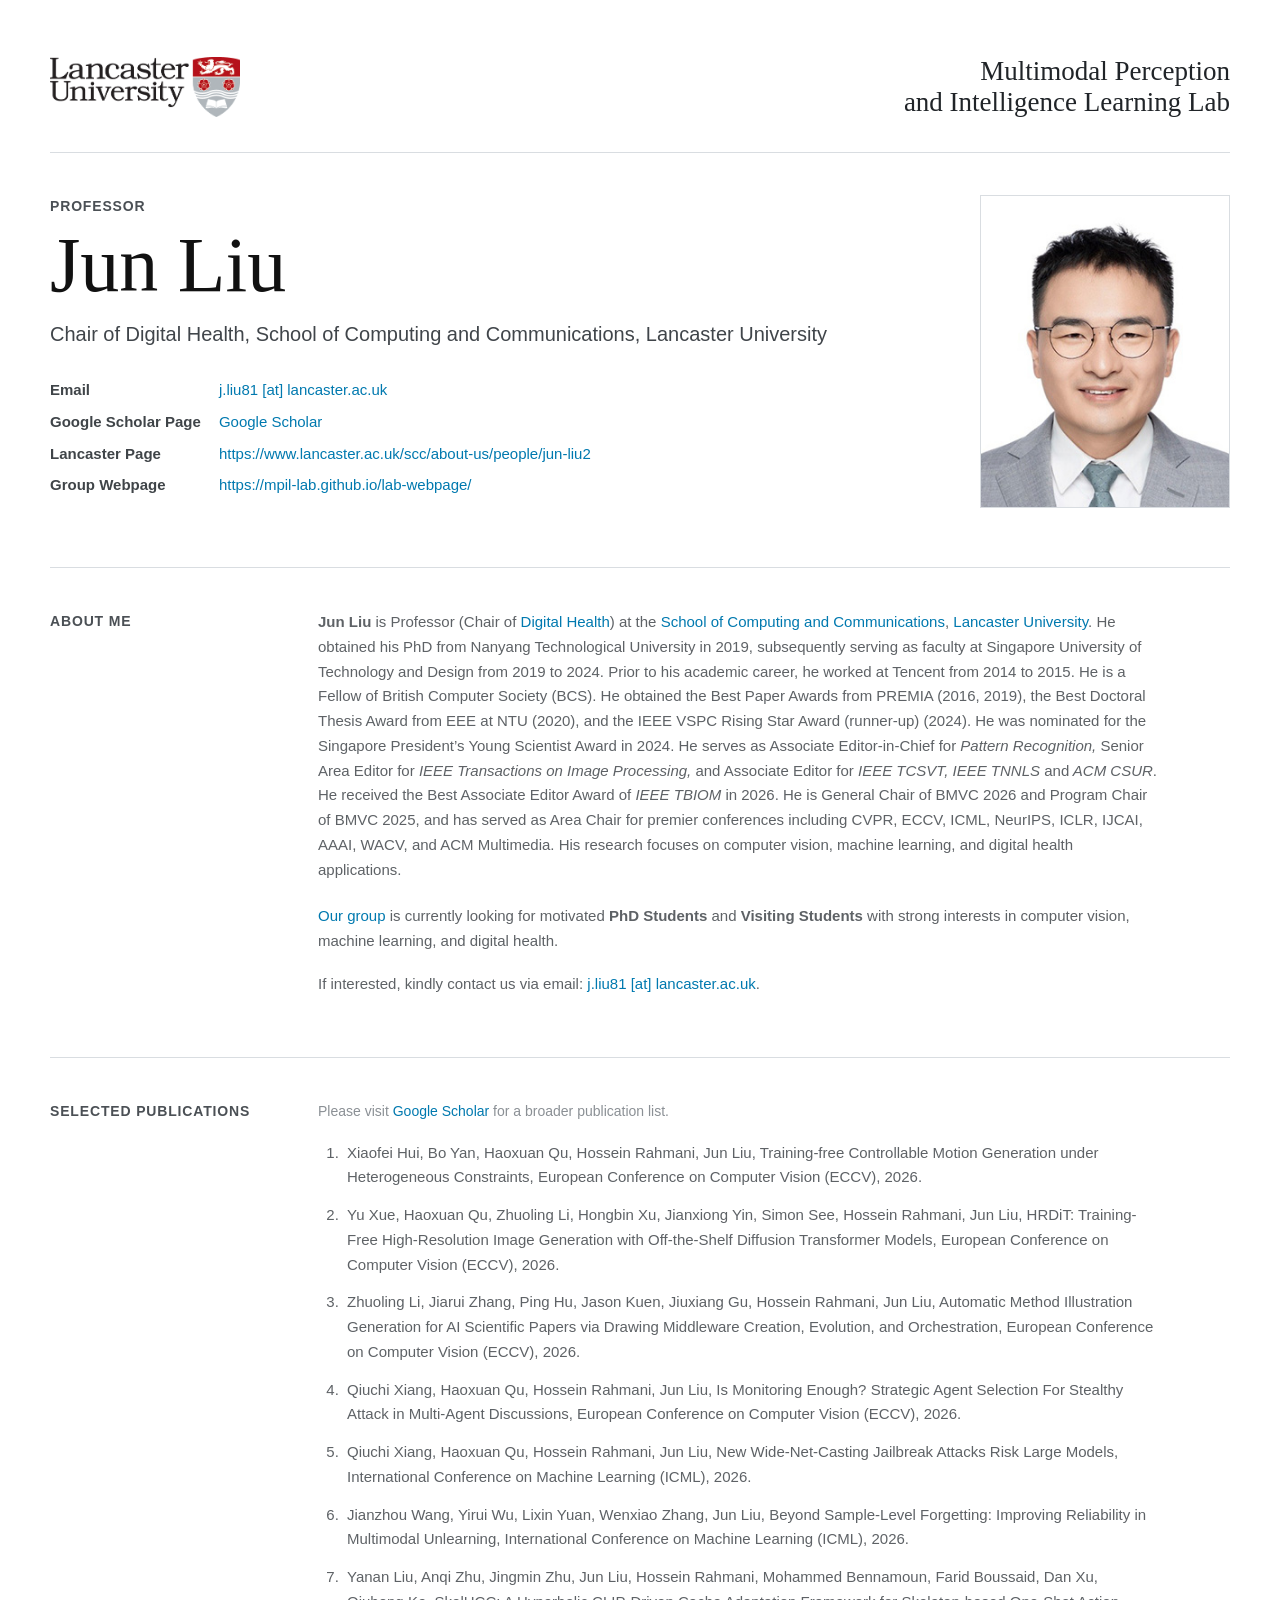
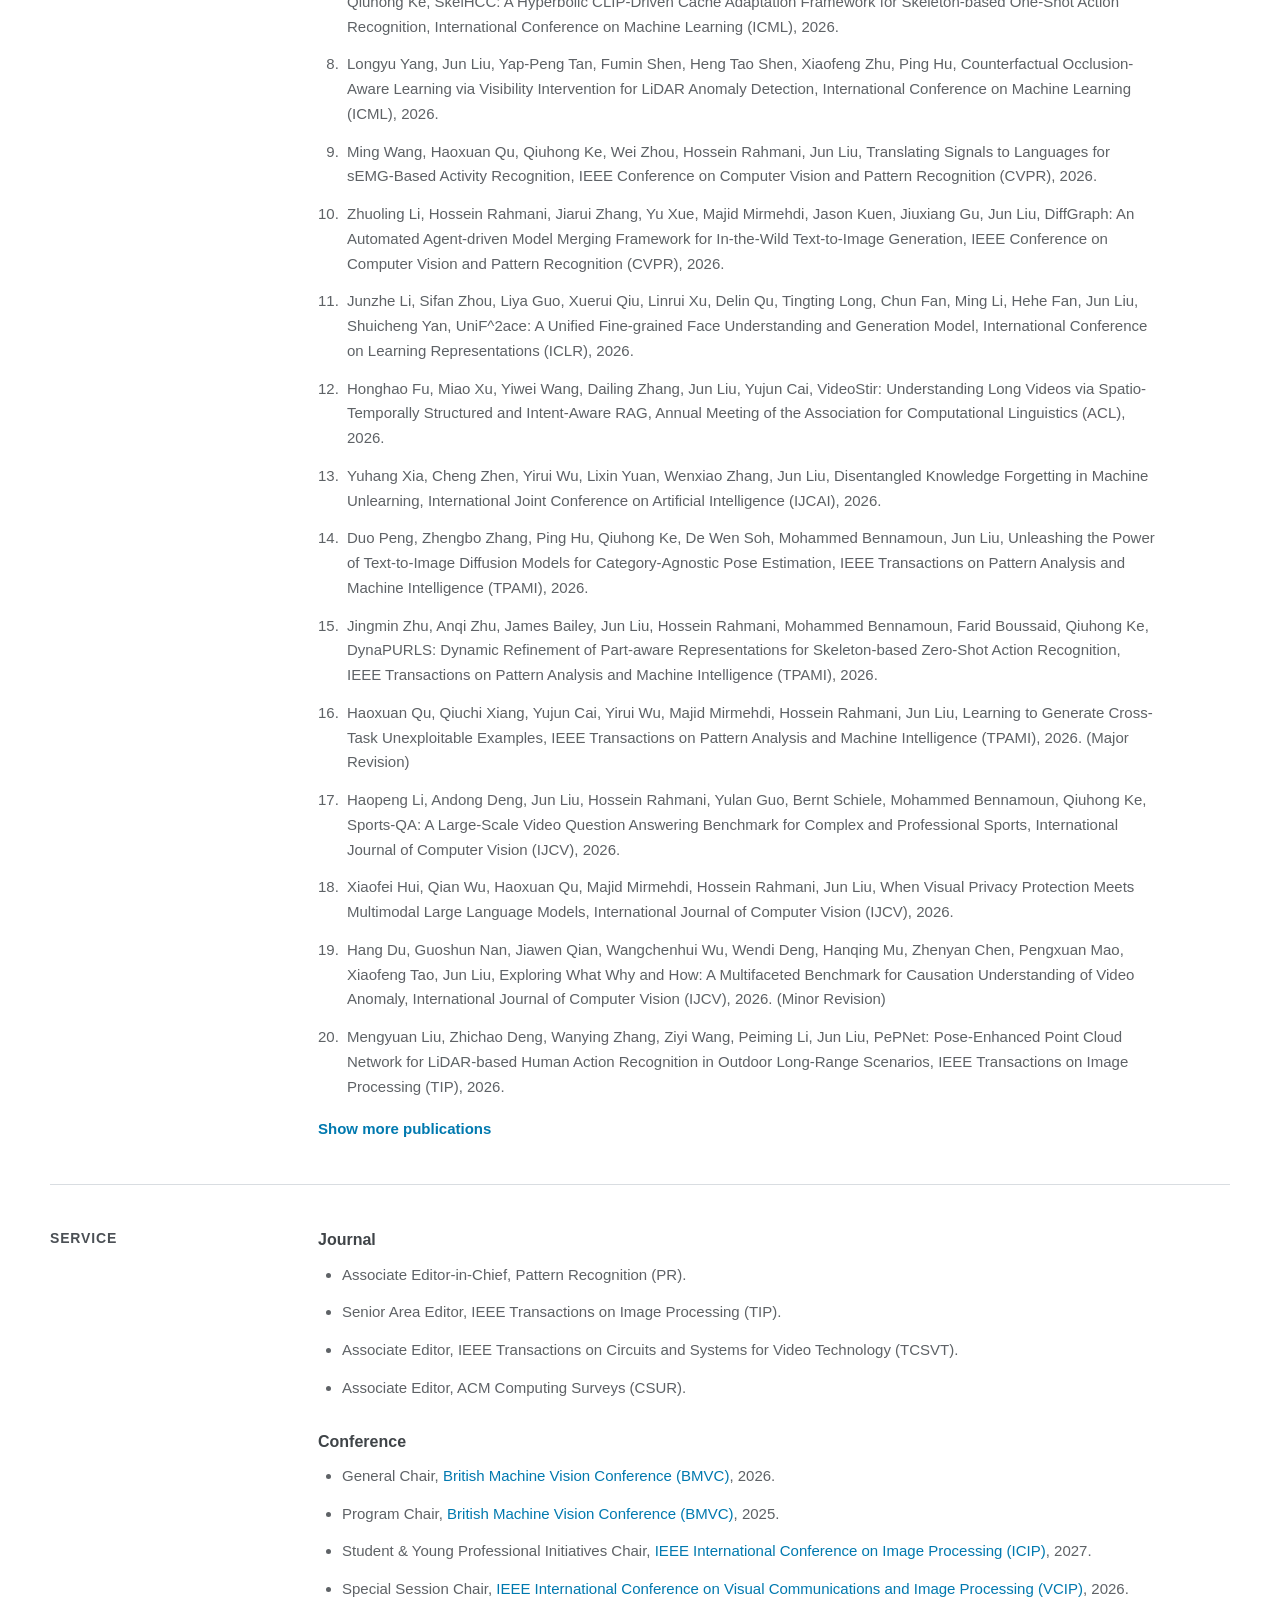
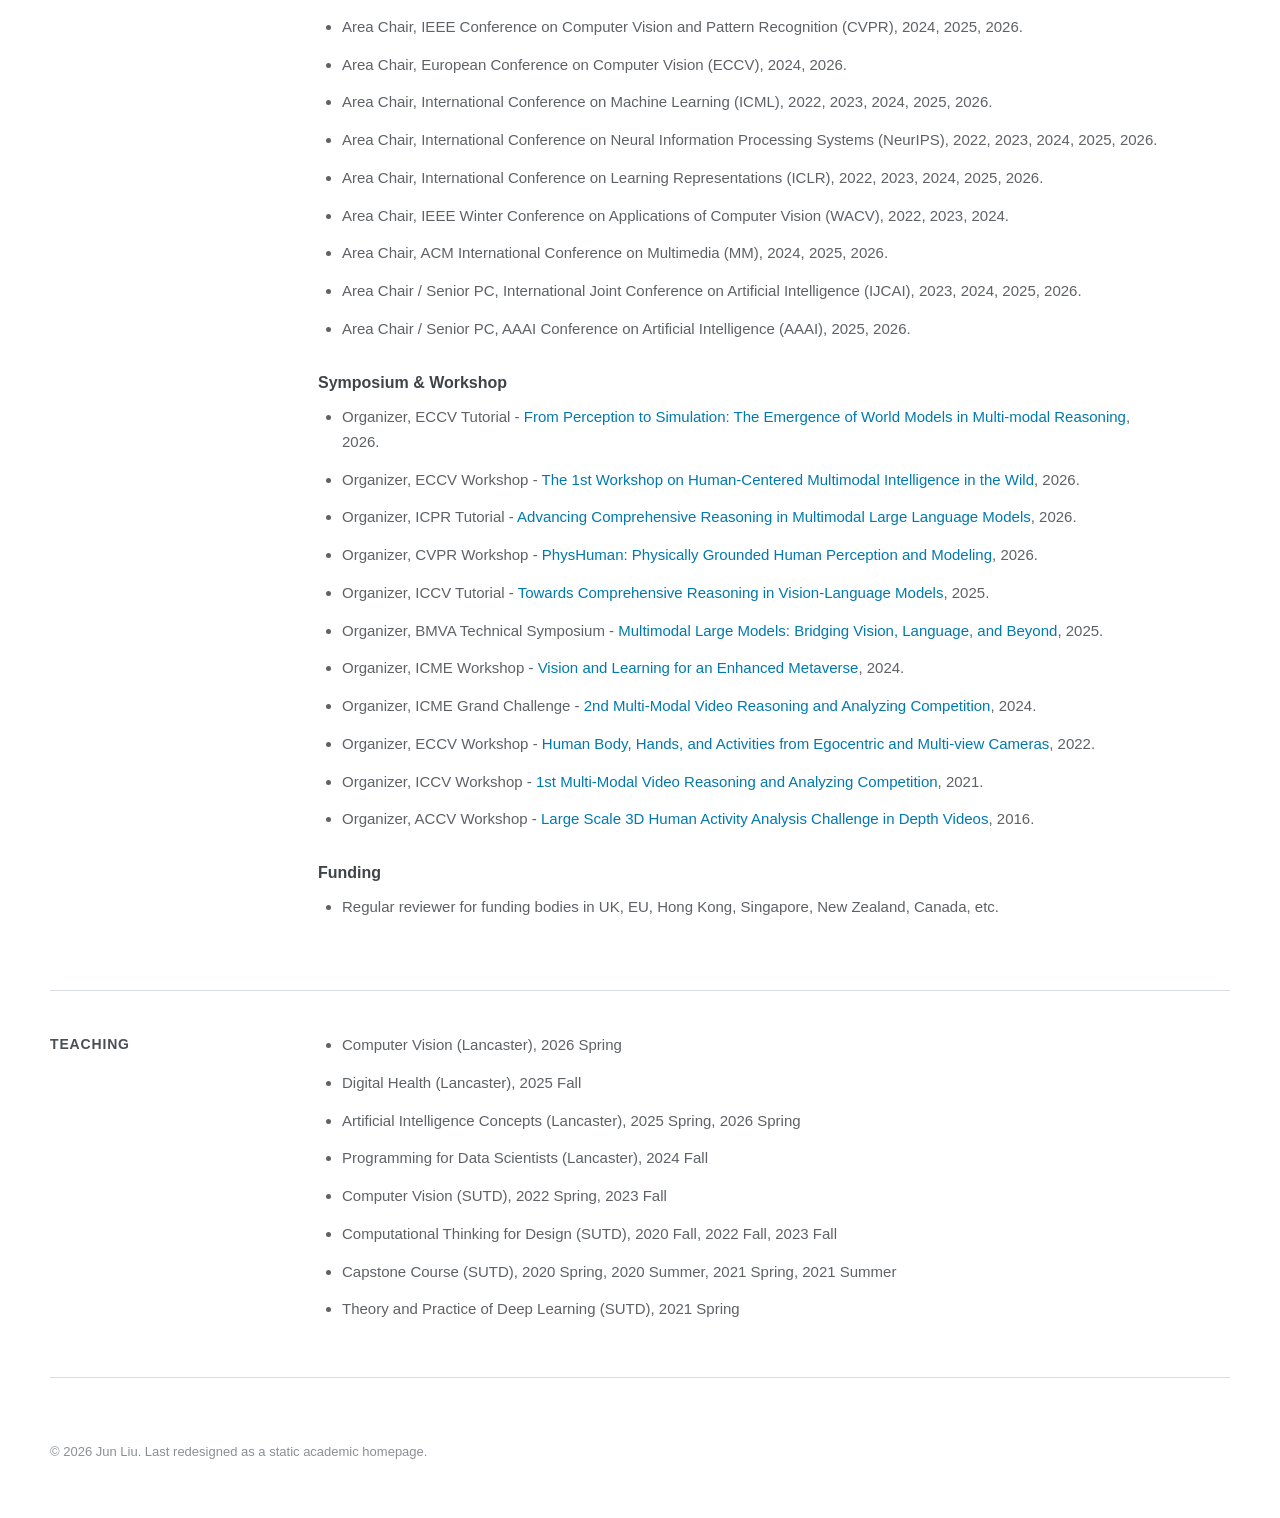
<file: pi/index.html>
<!DOCTYPE html>
<html lang="en">
<head>
  <meta charset="utf-8">
  <meta name="viewport" content="width=device-width, initial-scale=1">
  <meta name="description" content="Jun Liu, Professor and Chair of Digital Health at Lancaster University.">
  <title>Jun Liu</title>
  <link rel="stylesheet" href="../assets/pi/main.css">
</head>
<body>
  <header class="site-header">
    <a class="brand" href="https://www.lancaster.ac.uk/" aria-label="Lancaster University">
      <img src="../assets/pi/lancaster-logo.png" alt="Lancaster University">
    </a>
    <a class="header-title" href="https://mpil-lab.github.io/lab-webpage/">Multimodal Perception<br>and Intelligence Learning Lab</a>
    <!--
    <nav class="site-nav" aria-label="Primary navigation">
      <a href="#about">About</a>
      <a href="#news">News</a>
      <a href="#publications">Selected Publications</a>
      <a href="#service">Service</a>
      <a href="#teaching">Teaching</a>
    </nav>
    -->
  </header>

  <main class="page">
    <section class="hero" aria-labelledby="page-title">
      <div>
        <p class="kicker">Professor</p>
        <h1 id="page-title">Jun Liu</h1>
        <p class="subtitle">Chair of Digital Health, School of Computing and Communications, Lancaster University</p>
        <dl class="contact-grid" aria-label="Contact information">
          <dt>Email</dt>
          <dd><a href="mailto:j.liu81@lancaster.ac.uk">j.liu81 [at] lancaster.ac.uk</a></dd>
          <dt>Google Scholar Page</dt>
          <dd><a href="https://scholar.google.com/citations?user=Q5Ild8UAAAAJ">Google Scholar</a></dd>
          <dt>Lancaster Page</dt>
          <dd><a href="https://www.lancaster.ac.uk/scc/about-us/people/jun-liu2">https://www.lancaster.ac.uk/scc/about-us/people/jun-liu2</a></dd>
          <dt>Group Webpage</dt>
          <dd><a href="https://mpil-lab.github.io/lab-webpage/">https://mpil-lab.github.io/lab-webpage/</a></dd>
        </dl>
      </div>
      <div class="portrait-wrap">
        <img class="portrait" src="../assets/pi/jun-liu.jpg" alt="Jun Liu">
      </div>
    </section>

    <section class="page-section" id="about" aria-labelledby="about-title">
      <div>
        <p class="section-label" id="about-title">About me</p>
      </div>
      <div class="section-body">
        <p class="whitespace-normal break-words"><strong>Jun Liu</strong> is Professor (Chair of <a href="https://www.lancaster.ac.uk/scc/research/data/digital-health/">Digital Health</a>) at the <a href="https://www.lancaster.ac.uk/scc/">School of Computing and Communications</a>, <a href="https://www.lancaster.ac.uk/">Lancaster University</a>. He obtained his PhD from Nanyang Technological University in 2019, subsequently serving as faculty at Singapore University of Technology and Design from 2019 to 2024. Prior to his academic career, he worked at Tencent from 2014 to 2015. He is a Fellow of British Computer Society (BCS). He obtained the Best Paper Awards from PREMIA (2016, 2019), the Best Doctoral Thesis Award from EEE at NTU (2020), and the IEEE VSPC Rising Star Award (runner-up) (2024). He was nominated for the Singapore President&#8217;s Young Scientist Award in 2024. He serves as Associate Editor-in-Chief for <em>Pattern Recognition, </em>Senior Area Editor for <em>IEEE Transactions on Image Processing,</em> and Associate Editor for <em>IEEE TCSVT,</em> <em>IEEE TNNLS </em>and<em> ACM CSUR</em>. He received the Best Associate Editor Award of <em>IEEE TBIOM</em> in 2026. He is General Chair of BMVC 2026 and Program Chair of BMVC 2025, and has served as Area Chair for premier conferences including CVPR, ECCV, ICML, NeurIPS, ICLR, IJCAI, AAAI, WACV, and ACM Multimedia. His research focuses on computer vision, machine learning, and digital health applications.</p>
        <div class="about-hiring">
          <p><a href="https://mpil-lab.github.io/lab-webpage/">Our group</a> is currently looking for motivated <strong>PhD Students</strong> and <strong>Visiting Students</strong> with strong interests in computer vision, machine learning, and digital health.</p>
          <p>If interested, kindly contact us via email: <a href="mailto:j.liu81@lancaster.ac.uk">j.liu81 [at] lancaster.ac.uk</a>.</p>
        </div>
      </div>
    </section>

    <!--
    <section class="page-section" id="news" aria-labelledby="news-title">
      <div>
        <p class="section-label" id="news-title">News</p>
      </div>
      <div class="section-body">
        <ul class="news-list">
          <li><strong>[2027]</strong> Will serve as Student &amp; Young Professional Initiatives Chair for IEEE ICIP 2027.</li>
          <li><strong>[2026]</strong> General Chair of BMVC 2026.</li>
          <li><strong>[2026]</strong> Special Session Chair for IEEE VCIP 2026.</li>
          <li><strong>[2026]</strong> Organizer for the ECCV Workshop on Human-Centered Multimodal Intelligence in the Wild, ICPR Tutorial on Comprehensive Reasoning in Multimodal Large Language Models, and CVPR Workshop on Physically Grounded Human Perception and Modeling.</li>
          <li><strong>[2026]</strong> Recent papers accepted or listed at ECCV, ICML, CVPR, ICLR, ACL, IJCAI, TPAMI, IJCV, TIP, and ACM CSUR.</li>
          <li><strong>[2026]</strong> Area Chair for CVPR, ECCV, ICML, NeurIPS, ICLR, ACM Multimedia, IJCAI, and AAAI.</li>
          <li><strong>[2025]</strong> Program Chair of BMVC 2025.</li>
          <li><strong>[2025]</strong> Organizer for the ICCV Tutorial on Vision-Language Model reasoning and the BMVA Technical Symposium on Multimodal Large Models.</li>
          <li><strong>[2025]</strong> Recent papers accepted or listed at NeurIPS, ICCV, CVPR, ICML, ICLR, AAAI, IJCAI, EMNLP, TPAMI, IJCV, TIP, TIFS, TVCG, and ACM CSUR.</li>
        </ul>
      </div>
    </section>
    -->

    <section class="page-section" id="publications" aria-labelledby="publications-title">
      <div>
        <p class="section-label" id="publications-title">Selected Publications</p>
      </div>
      <div class="section-body">
        <p class="publication-note">Please visit <a href="https://scholar.google.com/citations?user=Q5Ild8UAAAAJ">Google Scholar</a> for a broader publication list.</p>
        <ol class="publication-list">
            <li class="publication-item">Xiaofei Hui, Bo Yan, Haoxuan Qu, Hossein Rahmani, Jun Liu, Training-free Controllable Motion Generation under Heterogeneous Constraints, European Conference on Computer Vision (ECCV), 2026.</li>
            <li class="publication-item">Yu Xue, Haoxuan Qu, Zhuoling Li, Hongbin Xu, Jianxiong Yin, Simon See, Hossein Rahmani, Jun Liu, HRDiT: Training-Free High-Resolution Image Generation with Off-the-Shelf Diffusion Transformer Models, European Conference on Computer Vision (ECCV), 2026.</li>
            <li class="publication-item">Zhuoling Li, Jiarui Zhang, Ping Hu, Jason Kuen, Jiuxiang Gu, Hossein Rahmani, Jun Liu, Automatic Method Illustration Generation for AI Scientific Papers via Drawing Middleware Creation, Evolution, and Orchestration, European Conference on Computer Vision (ECCV), 2026.</li>
            <li class="publication-item">Qiuchi Xiang, Haoxuan Qu, Hossein Rahmani, Jun Liu, Is Monitoring Enough? Strategic Agent Selection For Stealthy Attack in Multi-Agent Discussions, European Conference on Computer Vision (ECCV), 2026.</li>
            <li class="publication-item">Qiuchi Xiang, Haoxuan Qu, Hossein Rahmani, Jun Liu, New Wide-Net-Casting Jailbreak Attacks Risk Large Models, International Conference on Machine Learning (ICML), 2026.</li>
            <li class="publication-item">Jianzhou Wang, Yirui Wu, Lixin Yuan, Wenxiao Zhang, Jun Liu, Beyond Sample-Level Forgetting: Improving Reliability in Multimodal Unlearning, International Conference on Machine Learning (ICML), 2026.</li>
            <li class="publication-item">Yanan Liu, Anqi Zhu, Jingmin Zhu, Jun Liu, Hossein Rahmani, Mohammed Bennamoun, Farid Boussaid, Dan Xu, Qiuhong Ke, SkelHCC: A Hyperbolic CLIP-Driven Cache Adaptation Framework for Skeleton-based One-Shot Action Recognition, International Conference on Machine Learning (ICML), 2026.</li>
            <li class="publication-item">Longyu Yang, Jun Liu, Yap-Peng Tan, Fumin Shen, Heng Tao Shen, Xiaofeng Zhu, Ping Hu, Counterfactual Occlusion-Aware Learning via Visibility Intervention for LiDAR Anomaly Detection, International Conference on Machine Learning (ICML), 2026.</li>
            <li class="publication-item">Ming Wang, Haoxuan Qu, Qiuhong Ke, Wei Zhou, Hossein Rahmani, Jun Liu, Translating Signals to Languages for sEMG-Based Activity Recognition, IEEE Conference on Computer Vision and Pattern Recognition (CVPR), 2026.</li>
            <li class="publication-item">Zhuoling Li, Hossein Rahmani, Jiarui Zhang, Yu Xue, Majid Mirmehdi, Jason Kuen, Jiuxiang Gu, Jun Liu, DiffGraph: An Automated Agent-driven Model Merging Framework for In-the-Wild Text-to-Image Generation, IEEE Conference on Computer Vision and Pattern Recognition (CVPR), 2026.</li>
            <li class="publication-item">Junzhe Li, Sifan Zhou, Liya Guo, Xuerui Qiu, Linrui Xu, Delin Qu, Tingting Long, Chun Fan, Ming Li, Hehe Fan, Jun Liu, Shuicheng Yan, UniF^2ace: A Unified Fine-grained Face Understanding and Generation Model, International Conference on Learning Representations (ICLR), 2026.</li>
            <li class="publication-item">Honghao Fu, Miao Xu, Yiwei Wang, Dailing Zhang, Jun Liu, Yujun Cai, VideoStir: Understanding Long Videos via Spatio-Temporally Structured and Intent-Aware RAG, Annual Meeting of the Association for Computational Linguistics (ACL), 2026.</li>
            <li class="publication-item">Yuhang Xia, Cheng Zhen, Yirui Wu, Lixin Yuan, Wenxiao Zhang, Jun Liu, Disentangled Knowledge Forgetting in Machine Unlearning, International Joint Conference on Artificial Intelligence (IJCAI), 2026.</li>
            <li class="publication-item">Duo Peng, Zhengbo Zhang, Ping Hu, Qiuhong Ke, De Wen Soh, Mohammed Bennamoun, Jun Liu, Unleashing the Power of Text-to-Image Diffusion Models for Category-Agnostic Pose Estimation, IEEE Transactions on Pattern Analysis and Machine Intelligence (TPAMI), 2026.</li>
            <li class="publication-item">Jingmin Zhu, Anqi Zhu, James Bailey, Jun Liu, Hossein Rahmani, Mohammed Bennamoun, Farid Boussaid, Qiuhong Ke, DynaPURLS: Dynamic Refinement of Part-aware Representations for Skeleton-based Zero-Shot Action Recognition, IEEE Transactions on Pattern Analysis and Machine Intelligence (TPAMI), 2026.</li>
            <li class="publication-item">Haoxuan Qu, Qiuchi Xiang, Yujun Cai, Yirui Wu, Majid Mirmehdi, Hossein Rahmani, Jun Liu, Learning to Generate Cross-Task Unexploitable Examples, IEEE Transactions on Pattern Analysis and Machine Intelligence (TPAMI), 2026. (Major Revision)</li>
            <li class="publication-item">Haopeng Li, Andong Deng, Jun Liu, Hossein Rahmani, Yulan Guo, Bernt Schiele, Mohammed Bennamoun, Qiuhong Ke, Sports-QA: A Large-Scale Video Question Answering Benchmark for Complex and Professional Sports, International Journal of Computer Vision (IJCV), 2026.</li>
            <li class="publication-item">Xiaofei Hui, Qian Wu, Haoxuan Qu, Majid Mirmehdi, Hossein Rahmani, Jun Liu, When Visual Privacy Protection Meets Multimodal Large Language Models, International Journal of Computer Vision (IJCV), 2026.</li>
            <li class="publication-item">Hang Du, Guoshun Nan, Jiawen Qian, Wangchenhui Wu, Wendi Deng, Hanqing Mu, Zhenyan Chen, Pengxuan Mao, Xiaofeng Tao, Jun Liu, Exploring What Why and How: A Multifaceted Benchmark for Causation Understanding of Video Anomaly, International Journal of Computer Vision (IJCV), 2026. (Minor Revision)</li>
            <li class="publication-item">Mengyuan Liu, Zhichao Deng, Wanying Zhang, Ziyi Wang, Peiming Li, Jun Liu, PePNet: Pose-Enhanced Point Cloud Network for LiDAR-based Human Action Recognition in Outdoor Long-Range Scenarios, IEEE Transactions on Image Processing (TIP), 2026.</li>
        </ol>
        <details>
          <summary>Show more publications</summary>
          <ol class="publication-list" start="21">
            <li class="publication-item">Weide Liu, Wei Zhou, Jun Liu, Ping Hu, Jun Cheng, Jungong Han, Weisi Lin, Modality-Aware Feature Matching in Visual and Vision-Language Applications: A Comprehensive Survey, ACM Computing Surveys (CSUR), 2026.</li>
            <li class="publication-item">Jingmin Zhu, Anqi Zhu, Hossein Rahmani, Jun Liu, Mohammed Bennamoun, Qiuhong Ke, Boosting Skeleton-based Zero-Shot Action Recognition with Training-Free Test-Time Adaptation, Annual Conference on Neural Information Processing Systems (NeurIPS), 2025.</li>
            <li class="publication-item">Yi Zhang, Yushen Long, Liping Huang, Yun Ni, Xiaohong Wang, Jun Liu, Hierarchical Optimization via LLM-Guided Objective Evolution for Mobility-on-Demand Systems, Annual Conference on Neural Information Processing Systems (NeurIPS), 2025.</li>
            <li class="publication-item">Xiaofei Hui, Haoxuan Qu, Ping Hu, Hossein Rahmani, Jun Liu, Boundary Probing for Input Privacy Protection When Using LMM Services, International Conference on Computer Vision (ICCV), 2025.</li>
            <li class="publication-item">Zhuoling Li, Haoxuan Qu, Jason Kuen, Jiuxiang Gu, Qiuhong Ke, Jun Liu, Hossein Rahmani, DiffIP: Representation Fingerprints for Robust IP Protection of Diffusion Models, International Conference on Computer Vision (ICCV), 2025.</li>
            <li class="publication-item">Zhengbo Zhang, Lin Geng Foo, Hossein Rahmani, Jun Liu, De Wen Soh, Performing Defocus Deblurring by Modeling its Formation Process, International Conference on Computer Vision (ICCV), 2025.</li>
            <li class="publication-item">Ziyi Wang, Peiming Li, Hong Liu, Zhichao Deng, Can Wang, Jun Liu, Junsong Yuan, Mengyuan Liu, Recognizing Actions from Robotic View for Natural Human-Robot Interaction, International Conference on Computer Vision (ICCV), 2025.</li>
            <li class="publication-item">Xiaofei Hui, Haoxuan Qu, Hossein Rahmani, Jun Liu, An Image-like Diffusion Method for Human-Object Interaction Detection, IEEE Conference on Computer Vision and Pattern Recognition (CVPR), 2025.</li>
            <li class="publication-item">Zhuoling Li, Hossein Rahmani, Qiuhong Ke, Jun Liu, LongDiff: Training-Free Long Video Generation in One Go, IEEE Conference on Computer Vision and Pattern Recognition (CVPR), 2025.</li>
            <li class="publication-item">Lanyun Zhu, Tianrun Chen, Qianxiong Xu, Xuanyi Liu, Deyi Ji, Haiyang Wu, De Wen Soh, Jun Liu, POPEN: Preference-Based Optimization and Ensemble for LVLM-Based Reasoning Segmentation, IEEE Conference on Computer Vision and Pattern Recognition (CVPR), 2025.</li>
            <li class="publication-item">Shuyang Hao, Bryan Hooi, Jun Liu, Kai-Wei Chang, Zi Huang, Yujun Cai, Exploring Visual Vulnerabilities via Multi-Loss Adversarial Search for Jailbreaking Vision-Language Models, IEEE Conference on Computer Vision and Pattern Recognition (CVPR), 2025.</li>
            <li class="publication-item">Longyu Yang, Ping Hu, Shangbo Yuan, Lu Zhang, Jun Liu, Heng Tao Shen, Xiaofeng Zhu, Towards Explicit Geometry-Reflectance Collaboration for Generalized LiDAR Segmentation in Adverse Weather, IEEE Conference on Computer Vision and Pattern Recognition (CVPR), 2025. (Oral Paper)</li>
            <li class="publication-item">Yanlong Xu, Haoxuan Qu, Jun Liu, Wenxiao Zhang, Xun Yang, CMMLoc: Advancing Text-to-Point Cloud Localization with Cauchy-Mixture-Model Based Framework, IEEE Conference on Computer Vision and Pattern Recognition (CVPR), 2025.</li>
            <li class="publication-item">Lixin Yuan, Yirui Wu, Wenxiao Zhang, Minglei yuan, Jun Liu, Stray Intrusive Outliers-Based Feature Selection on Intra-Class Asymmetric Instance Distribution or Multiple High-Density Clusters, International Conference on Machine Learning (ICML), 2025.</li>
            <li class="publication-item">Lanyun Zhu, Deyi Ji, Tianrun Chen, Haiyang Wu, De Wen Soh, Jun Liu, CPCF: A Cross-Prompt Contrastive Framework for Referring Multimodal Large Language Models, International Conference on Machine Learning (ICML), 2025.</li>
            <li class="publication-item">Shuyi Jiang, Qihao Zhao, Hossein Rahmani, De Wen Soh, Jun Liu, Na Zhao, GaussianBlock: Building Part-Aware Compositional and Editable 3D Scene by Primitives and Gaussians, International Conference on Learning Representations (ICLR), 2025.</li>
            <li class="publication-item">Xiao-Li Wang, Anqi Huang, Yongli Wang, Guanzhou Ke, Xiaobin Hong, Jun Liu, Global-Semantic Alignment Distillation for Partial Multi-view Classification, AAAI Conference on Artificial Intelligence (AAAI), 2025.</li>
            <li class="publication-item">Yirui Wu, Yuhang Xia, Hao Li, Lixin Yuan, Junyang Chen, Jun Liu, Tong Lu, Shaohua Wan, Deconfound Semantic Shift and Incompleteness in Incremental Few-shot Semantic Segmentation, AAAI Conference on Artificial Intelligence (AAAI), 2025.</li>
            <li class="publication-item">Shuanglin Yan, Jun Liu, Neng Dong, Liyan Zhang, Jinhui Tang, Cross-modal Collaborative Representation Learning for Text-to-Image Person Retrieval, International Joint Conference on Artificial Intelligence (IJCAI), 2025.</li>
            <li class="publication-item">Jianzhou Wang, Yirui Wu, Lixin Yuan, Wenxiao Zhang, Jun Liu, Junyang Chen, Huan Wang, Wenhai Wang, Diffuse&amp;Refine: Intrinsic Knowledge Generation and Aggregation for Incremental Object Detection, International Joint Conference on Artificial Intelligence (IJCAI), 2025.</li>
            <li class="publication-item">Shuyang Hao, Yiwei Wang, Bryan Hooi, Jun Liu, Muhao Chen, Zi Huang, Yujun Cai, Making Every Step Effective: Jailbreaking Large Vision-Language Models Through Hierarchical KV Equalization, Findings of Empirical Methods in Natural Language Processing (EMNLP), 2025.</li>
            <li class="publication-item">Lanyun Zhu, Tianrun Chen, Jianxiong Yin, Simon See, De Wen Soh, Jun Liu, Replay Master: Automatic Sample Selection and Effective Memory Utilization for Continual Semantic Segmentation, IEEE Transactions on Pattern Analysis and Machine Intelligence (TPAMI), 2025.</li>
            <li class="publication-item">Duo Peng, Qiuhong Ke, Mark He Huang, Ping Hu, Jun Liu, Unified Prompt Attack Against Text-to-Image Generation Models, IEEE Transactions on Pattern Analysis and Machine Intelligence (TPAMI), 2025.</li>
            <li class="publication-item">Lanyun Zhu, Tianrun Chen, Deyi Ji, Peng Xu, Jieping Ye, Jun Liu, LLaFS++: Few-Shot Image Segmentation with Large Language Models, IEEE Transactions on Pattern Analysis and Machine Intelligence (TPAMI), 2025.</li>
            <li class="publication-item">Chenyang Qiu, Guoshun Nan, Hongrui Xia, Mingwei Wang, Zheng Weng, Xueting Wang, Meng Shen, Xiaofeng Tao, Jun Liu, Disentangled Dynamic Intrusion Detection, IEEE Transactions on Pattern Analysis and Machine Intelligence (TPAMI), 2025.</li>
            <li class="publication-item">Xiaorui Sun, Jun Liu, Heng Tao Shen, Xiaofeng Zhu, Ping Hu, On Efficient Variants of Segment Anything Model: A Survey, International Journal of Computer Vision (IJCV), 2025.</li>
            <li class="publication-item">Lanyun Zhu, Tianrun Chen, Deyi Ji, Jieping Ye, Jun Liu, Not Every Patch is Needed: Towards a More Efficient and Effective Backbone for Video-based Person Re-identification, IEEE Transactions on Image Processing (TIP), 2025.</li>
            <li class="publication-item">Mingqi Lu, Xiaobo Lu, Jun Liu, Momentum Contrastive Teacher for Semi-Supervised Skeleton Action Recognition, IEEE Transactions on Image Processing (TIP), 2025.</li>
            <li class="publication-item">Jun Wan, Min Gan, Lefei Zhang, Jie Zhou, Jun Liu, Bo Du, C. L. Philip Chen, Fine-Grained Image Captioning by Ranking Diffusion Transformer, IEEE Transactions on Image Processing (TIP), 2025.</li>
            <li class="publication-item">Ziyuan Luo, Jun Liu, Haoliang Li, Anderson Rocha, Renjie Wan, MantleMark: Migrating Watermarks from Multi-View Images to Radiance Fields via Frequency Modulation, IEEE Transactions on Information Forensics and Security (TIFS), 2025.</li>
            <li class="publication-item">Wenxiao Zhang, Hossein Rahmani, Jun Liu, Unpaired 3D Shape-to-Shape Translation via Gradient-Guided Triplane Diffusion, IEEE Transactions on Visualization and Computer Graphics (TVCG), 2025.</li>
            <li class="publication-item">Lin Geng Foo, Hossein Rahmani, Jun Liu, AI-Generated Content (AIGC) for Various Data Modalities: A Survey, ACM Computing Surveys (CSUR), 2025.</li>
            <li class="publication-item">Lili Wei, Congyan Lang, Ziyi Chen, Tao Wang, Yidong Li, Jun Liu, Generated and Pseudo Content guided Prototype Refinement for Few-shot Point Cloud Segmentation, Annual Conference on Neural Information Processing Systems (NeurIPS), 2024. (Spotlight Paper)</li>
            <li class="publication-item">Haoxuan Qu, Zhuoling Li, Hossein Rahmani, Yujun Cai, Jun Liu, DisC-GS: Discontinuity-aware Gaussian Splatting, Annual Conference on Neural Information Processing Systems (NeurIPS), 2024.</li>
            <li class="publication-item">Duo Peng, Zhengbo Zhang, Ping Hu, Qiuhong Ke, David Yau, Jun Liu, Harnessing Text-to-Image Diffusion Models for Category-Agnostic Pose Estimation, European Conference on Computer Vision (ECCV), 2024. (Oral Paper)</li>
            <li class="publication-item">Pengfei Wang, Xiaofei Hui, Jing Wu, Zile Yang, Kian Eng Ong, Xinge Zhao, Beijia Lu, Dezhao Huang, Evan Ling, Weiling Chen, Keng Teck Ma, Minhoe Hur, Jun Liu, SemTrack: A Large-scale Dataset for Semantic Tracking in the Wild, European Conference on Computer Vision (ECCV), 2024.</li>
            <li class="publication-item">Zhengbo Zhang, Li Xu, Duo Peng, Hossein Rahmani, Jun Liu, Diff-Tracker: Text-to-Image Diffusion Models are Unsupervised Trackers, European Conference on Computer Vision (ECCV), 2024.</li>
            <li class="publication-item">Qichen Zheng, Yi Yu, Siyuan Yang, Jun Liu, Kwok-Yan Lam, Alex Kot, Towards Physical World Backdoor Attacks against Skeleton Action Recognition, European Conference on Computer Vision (ECCV), 2024.</li>
            <li class="publication-item">Mark He Huang, Lin Geng Foo, Jun Liu, Learning to Unlearn for Robust Machine Unlearning, European Conference on Computer Vision (ECCV), 2024.</li>
            <li class="publication-item">Qihao Zhao, Yalun Dai, Shen Lin, Wei Hu, Fan Zhang, Jun Liu, LTRL: Boosting Long-tail Recognition via Reflective Learning, European Conference on Computer Vision (ECCV), 2024. (Oral Paper)</li>
            <li class="publication-item">Xiaofei Hui, Qian Wu, Hossein Rahmani, Jun Liu, Class-Agnostic Object Counting with Text-to-Image Diffusion Model, European Conference on Computer Vision (ECCV), 2024.</li>
            <li class="publication-item">Duo Peng, Qiuhong Ke, Jun Liu, UPAM: Unified Prompt Attack in Text-to-Image Generation Models Against Both Textual Filters and Visual Checkers, International Conference on Machine Learning (ICML), 2024.</li>
            <li class="publication-item">Li Xu, Haoxuan Qu, Yujun Cai, Jun Liu, 6D-Diff: A Keypoint Diffusion Framework for 6D Object Pose Estimation, IEEE Conference on Computer Vision and Pattern Recognition (CVPR), 2024.</li>
            <li class="publication-item">Lanyun Zhu, Tianrun Chen, Deyi Ji, Jieping Ye, Jun Liu, LLaFS: When Large-Language Models Meet Few-Shot Segmentation, IEEE Conference on Computer Vision and Pattern Recognition (CVPR), 2024.</li>
            <li class="publication-item">Lin Geng Foo, Tianjiao Li, Hossein Rahmani, Jun Liu, Action Detection via an Image Diffusion Process, IEEE Conference on Computer Vision and Pattern Recognition (CVPR), 2024.</li>
            <li class="publication-item">Jia Gong, Lin Geng Foo, Yixuan He, Hossein Rahmani, Jun Liu, LLMs are Good Sign Language Translators, IEEE Conference on Computer Vision and Pattern Recognition (CVPR), 2024.</li>
            <li class="publication-item">Lanyun Zhu, Tianrun Chen, Jianxiong Yin, Simon See, Jun Liu, Addressing Background Context Bias in Few-Shot Segmentation through Iterative Modulation, IEEE Conference on Computer Vision and Pattern Recognition (CVPR), 2024.</li>
            <li class="publication-item">Haoxuan Qu, Yujun Cai, Jun Liu, LLMs are Good Action Recognizers, IEEE Conference on Computer Vision and Pattern Recognition (CVPR), 2024.</li>
            <li class="publication-item">Qihao Zhao, Yalun Dai, Hao Li, Wei Hu, Fan Zhang, Jun Liu, LTGC: Long-tail Recognition via Leveraging LLMs-driven Generated Content, IEEE Conference on Computer Vision and Pattern Recognition (CVPR), 2024. (Oral Paper)</li>
            <li class="publication-item">Siyang Dai, Jun Liu, Ngai-Man Cheung, Referring Expression Counting, IEEE Conference on Computer Vision and Pattern Recognition (CVPR), 2024. (Highlight Paper)</li>
            <li class="publication-item">Zixuan Hu, Xiaotong Li, Shixiang Tang, Jun Liu, Yichun Hu, Lingyu Duan, LEAD: Exploring Logit Space Evolution for Model Selection, IEEE Conference on Computer Vision and Pattern Recognition (CVPR), 2024.</li>
            <li class="publication-item">Cong Wang, Jinshan Pan, Wei Wang, Gang Fu, Siyuan Liang, Mengzhu Wang, Xiao-Ming Wu, Jun Liu, Correlation Matching Transformation Transformers for UHD Image Restoration, AAAI Conference on Artificial Intelligence (AAAI), 2024.</li>
            <li class="publication-item">Siyuan Yang, Jun Liu, Shijian Lu, Er Meng Hwa, Yongjian Hu, Alex C. Kot, Self-Supervised 3D Action Representation Learning with Skeleton Cloud Colorization, IEEE Transactions on Pattern Analysis and Machine Intelligence (TPAMI), 2024.</li>
            <li class="publication-item">Siyuan Yang, Jun Liu, Shijian Lu, Er Meng Hwa, Alex C. Kot, One-Shot Action Recognition via Multi-Scale Spatial-Temporal Skeleton Matching, IEEE Transactions on Pattern Analysis and Machine Intelligence (TPAMI), 2024.</li>
            <li class="publication-item">Lei Wang, Jun Liu, Liang Zheng, Tom Gedeon, Piotr Koniusz, Meet JEANIE: a Similarity Measure for 3D Skeleton Sequences via Temporal-Viewpoint Alignment, International Journal of Computer Vision (IJCV), 2024.</li>
            <li class="publication-item">Yongxing Dai, Yifan Sun, Jun Liu, Zekun Tong, Ling-Yu Duan, Bridging the Source-to-target Gap for Cross-domain Person Re-Identification with Intermediate Domains, International Journal of Computer Vision (IJCV), 2024.</li>
            <li class="publication-item">Duo Peng, Qiuhong Ke, ArulMurugan Ambikapathi, Yasin Yazici, Yinjie Lei, Jun Liu, Unsupervised Domain Adaptation via Domain-Adaptive Diffusion, IEEE Transactions on Image Processing (TIP), 2024.</li>
            <li class="publication-item">Yang Liu, Dingkang Yang, Yan Wang, Jing Liu, Jun Liu, Azzedine Boukerche, Peng Sun, Liang Song, Generalized video anomaly event detection: Systematic taxonomy and comparison of deep models, ACM Computing Surveys (CSUR), 2024.</li>
            <li class="publication-item">Haoxuan Qu, Xiaofei Hui, Yujun Cai, Jun Liu, LMC: Large Model Collaboration with Cross-assessment for Training-Free Open-Set Object Recognition, Annual Conference on Neural Information Processing Systems (NeurIPS), 2023.</li>
            <li class="publication-item">Duo Peng, Li Xu, Qiuhong Ke, Ping Hu, Jun Liu, Joint Attribute and Model Generalization Learning for Privacy-Preserving Action Recognition, Annual Conference on Neural Information Processing Systems (NeurIPS), 2023.</li>
            <li class="publication-item">Lanyun Zhu, Tianrun Chen, Jianxiong Yin, Simon See, Jun Liu, Learning Gabor Texture Features for Fine-Grained Recognition, International Conference on Computer Vision (ICCV), 2023.</li>
            <li class="publication-item">Qihao Zhao, Chen Jiang, Wei Hu, Fan Zhang, Jun Liu, MDCS: More Diverse Experts with Consistency Self-distillation for Long-tailed Recognition, International Conference on Computer Vision (ICCV), 2023.</li>
            <li class="publication-item">Lin Geng Foo, Jia Gong, Hossein Rahmani, Jun Liu, Distribution-Aligned Diffusion for Human Mesh Recovery, International Conference on Computer Vision (ICCV), 2023.</li>
            <li class="publication-item">Kian Eng Ong, Xun Long Ng, Wenjie Ai, Yanchao Li, Kuangyi Zhao, Si Yong Yeo, Jun Liu, Chaotic World: A Large and Challenging Benchmark for Human Behavior Understanding in Chaotic Events, International Conference on Computer Vision (ICCV), 2023.</li>
            <li class="publication-item">Duo Peng, Ping Hu, Qiuhong Ke, Jun Liu, Diffusion-based Image Translation with Label Guidance for Domain Adaptive Semantic Segmentation, International Conference on Computer Vision (ICCV), 2023.</li>
            <li class="publication-item">Rui Li, Baopeng Zhang, Jun Liu, Wei Liu, Jian Zhao, Zhu Teng, Heterogeneous Diversity Driven Active Learning for Multi-object Tracking, International Conference on Computer Vision (ICCV), 2023.</li>
            <li class="publication-item">Ming Li, Xiangyu Xu, Hehe Fan, Pan Zhou, Jun Liu et al., STPrivacy: Spatio-Temporal Privacy-Preserving Action Recognition, International Conference on Computer Vision (ICCV), 2023.</li>
            <li class="publication-item">Lanyun Zhu, Tianrun Chen, Jianxiong Yin, Simon See, Jun Liu, Continual Semantic Segmentation with Automatic Memory Sample Selection, IEEE Conference on Computer Vision and Pattern Recognition (CVPR), 2023.</li>
            <li class="publication-item">Li Xu, Mark He Huang, Xindi Shang, Zehuan Yuan, Ying Sun, Jun Liu, Meta Compositional Referring Expression Segmentation, IEEE Conference on Computer Vision and Pattern Recognition (CVPR), 2023.</li>
            <li class="publication-item">Tianjiao Li, Lin Geng Foo, Ping Hu, Xindi Shang, Hossein Rahmani, Zehuan Yuan, Jun Liu, Token Boosting for Robust Self-Supervised Visual Transformer Pre-training, IEEE Conference on Computer Vision and Pattern Recognition (CVPR), 2023.</li>
            <li class="publication-item">Lin Geng Foo, Tianjiao Li, Hossein Rahmani, Qiuhong Ke, Jun Liu, Unified Pose Sequence Modeling, IEEE Conference on Computer Vision and Pattern Recognition (CVPR), 2023.</li>
            <li class="publication-item">Jia Gong, Lin Geng Foo, Zhipeng Fan, Qiuhong Ke, Hossein Rahmani, Jun Liu, DiffPose: Toward More Reliable 3D Pose Estimation, IEEE Conference on Computer Vision and Pattern Recognition (CVPR), 2023.</li>
            <li class="publication-item">Lin Geng Foo, Jia Gong, Zhipeng Fan, Jun Liu, System-status-aware Adaptive Network for Online Streaming Video Understanding, IEEE Conference on Computer Vision and Pattern Recognition (CVPR), 2023.</li>
            <li class="publication-item">Haoxuan Qu, Yujun Cai, Lin Geng Foo, Ajay Kumar, Jun Liu, A Characteristic Function-based Method for Bottom-up Human Pose Estimation, IEEE Conference on Computer Vision and Pattern Recognition (CVPR), 2023.</li>
            <li class="publication-item">Qihao Zhao, Yangyu Huang, Wei Hu, Fan Zhang, Jun Liu, MixPro: Data Augmentation with MaskMix and Progressive Attention Labeling for Vision Transformer, International Conference on Learning Representations (ICLR), 2023.</li>
            <li class="publication-item">Jianhong Pan, Lin Geng Foo, Qichen Zheng, Zhipeng Fan, Hossein Rahmani, Qiuhong Ke, Jun Liu, GradMDM: Adversarial Attack on Dynamic Networks, IEEE Transactions on Pattern Analysis and Machine Intelligence (TPAMI), 2023. (PREMIA Best Student Papers)</li>
            <li class="publication-item">Zehua Sun, Qiuhong Ke, Hossein Rahmani, Mohammed Bennamoun, Gang Wang, Jun Liu, Human Action Recognition from Various Data Modalities: A Review, IEEE Transactions on Pattern Analysis and Machine Intelligence (TPAMI), 2023.</li>
            <li class="publication-item">Haoxuan Qu, Lin Geng Foo, Yanchao Li, Jun Liu, Towards More Reliable Confidence Estimation, IEEE Transactions on Pattern Analysis and Machine Intelligence (TPAMI), 2023.</li>
            <li class="publication-item">Zhiheng Li, Xuyuan Gong, Ran Song, Peng Duan, Jun Liu, Wei Zhang, SMAM: Self and Mutual Adaptive Matching for Skeleton-Based Few-Shot Action Recognition, IEEE Transactions on Image Processing (TIP), 2023.</li>
            <li class="publication-item">Jun Wan, Jun Liu, Jie Zhou, Zhihui Lai, Linlin Shen, Hang Sun, Ping Xiong, Precise Facial Landmark Detection by Reference Heatmap Transformer, IEEE Transactions on Image Processing (TIP), 2023.</li>
            <li class="publication-item">Rui Li, Baopeng Zhang, Jun Liu, Wei Liu, and Zhu Teng, Inference-domain Network Evolution: A New Perspective for One-shot Multi-object Tracking, IEEE Transactions on Image Processing (TIP), 2023.</li>
            <li class="publication-item">Li Xu, Jun Liu, Experts Collaboration Learning for Continual Multi-modal Reasoning, IEEE Transactions on Image Processing (TIP), 2023.</li>
            <li class="publication-item">Shengjing Tian, Jun Liu, Xiuping Liu, Towards Class-agnostic Tracking Using Feature Decorrelation in Point Clouds, IEEE Transactions on Image Processing (TIP), 2023.</li>
            <li class="publication-item">Haoxuan Qu, Li Xu, Yujun Cai, Lin Geng Foo, Jun Liu, Heatmap Distribution Matching for Human Pose Estimation, Annual Conference on Neural Information Processing Systems (NeurIPS), 2022. (Spotlight Paper, PREMIA Best Student Paper)</li>
            <li class="publication-item">Li Xu, Haoxuan Qu, Jason Kuen, Jiuxiang Gu, Jun Liu, Meta Spatio-Temporal Debiasing for Video Scene Graph Generation, European Conference on Computer Vision (ECCV), 2022.</li>
            <li class="publication-item">Lin Geng Foo, Tianjiao Li, Hossein Rahmani, Qiuhong Ke, Jun Liu, ERA: Expert Retrieval and Assembly for Early Action Prediction, European Conference on Computer Vision (ECCV), 2022.</li>
            <li class="publication-item">Haoxuan Qu, Yanchao Li, Lin Geng Foo, Jason Kuen, Jiuxiang Gu, Jun Liu, Improving the Reliability for Confidence Estimation, European Conference on Computer Vision (ECCV), 2022.</li>
            <li class="publication-item">Jianhong Pan, Qichen Zheng, Zhipeng Fan, Hossein Rahmani, Qiuhong Ke, Jun Liu, GradAuto: Energy-oriented Attack on Dynamic Neural Networks, European Conference on Computer Vision (ECCV), 2022.</li>
            <li class="publication-item">Tianjiao Li, Lin Geng Foo, Qiuhong Ke, Hossein Rahmani, Anran Wang, Jinghua Wang, Jun Liu, Dynamic Spatio-Temporal Specialization Learning for Fine-Grained Action Recognition, European Conference on Computer Vision (ECCV), 2022.</li>
            <li class="publication-item">Yunsheng Pang, Qiuhong Ke, Hossein Rahmani, James Bailey, Jun Liu, IGFormer: Interaction Graph Transformer for Skeleton-based Human Interaction Recognition, European Conference on Computer Vision (ECCV), 2022.</li>
            <li class="publication-item">Jia Gong, Zhipeng Fan, Qiuhong Ke, Hossein Rahmani, Jun Liu, Meta Agent Teaming Active Learning for Pose Estimation, IEEE Conference on Computer Vision and Pattern Recognition (CVPR), 2022. (Oral Paper)</li>
            <li class="publication-item">Xun Long Ng, Kian Eng Ong, Qichen Zheng, Yun Ni, Si Yong Yeo, Jun Liu, Animal Kingdom: A Large and Diverse Dataset for Animal Behavior Understanding, IEEE Conference on Computer Vision and Pattern Recognition (CVPR), 2022. (Oral Paper, PREMIA Best Student Papers)</li>
            <li class="publication-item">Xiaotong Li, Yongxing Dai, Yixiao Ge, Jun Liu, Ying Shan, Ling-Yu Duan, Uncertainty Modeling for Out-of-Distribution Generalization, International Conference on Learning Representations (ICLR), 2022.</li>
            <li class="publication-item">Xianzheng Ma, Hossein Rahmani, Zhipeng Fan, Bin Yang, Jun Chen, Jun Liu, REMOTE: Reinforced Motion Transformation Network for Semi-supervised 2D Pose Estimation in Videos, AAAI Conference on Artificial Intelligence (AAAI), 2022.</li>
            <li class="publication-item">Yan Bai, Jun Liu, Yihang Lou, Ce Wang, Ling-Yu Duan, Disentangled Feature Learning Network and a Comprehensive Benchmark for Vehicle Re-Identification, IEEE Transactions on Pattern Analysis and Machine Intelligence (TPAMI), 2022.</li>
            <li class="publication-item">Wenxiao Zhang, Huajian Zhou, Zhen Dong, Jun Liu, Qingan Yan, Chunxia Xiao, Point Cloud Completion Via Skeleton-Detail Transformer, IEEE Transactions on Visualization and Computer Graphics (TVCG), 2022.</li>
            <li class="publication-item">Zhipeng Fan, Jun Liu, Yao Wang, Motion Adaptive Pose Estimation from Compressed Videos, IEEE International Conference on Computer Vision (ICCV), 2021.</li>
            <li class="publication-item">Yujun Cai, Yiwei Wang, Yiheng Zhu, Tat-Jen Cham, Jianfei Cai, Junsong Yuan, Jun Liu, et al., A Unified 3D Human Motion Synthesis Model via Conditional Variational Auto-Encoder, IEEE International Conference on Computer Vision (ICCV), 2021.</li>
            <li class="publication-item">Siyuan Yang, Jun Liu, Shijian Lu, Meng Hwa Er, Alex C. Kot, Skeleton Cloud Colorization for Unsupervised 3D Action Representation Learning, IEEE International Conference on Computer Vision (ICCV), 2021.</li>
            <li class="publication-item">Tianjiao Li, Qiuhong Ke, Hossein Rahmani, Rui En Ho, Henghui Ding, Jun Liu, Else-Net: Elastic Semantic Network for Action Recognition from Skeleton Data, IEEE International Conference on Computer Vision (ICCV), 2021.</li>
            <li class="publication-item">Yongxing Dai, Jun Liu, Yifan Sun, Zekun Tong, Chi Zhang, Lingyu Duan, IDM: Intermediate Domain Module for Domain Adaptive Person Re-ID, IEEE International Conference on Computer Vision (ICCV), 2021. (Oral Paper)</li>
            <li class="publication-item">Henghui Ding, Hui Zhang, Jun Liu, Jiaxin Li, Zijian Feng, Xudong Jiang, Interaction via Bi-directional Graph of Semantic Region Affinity for Scene Parsing, IEEE International Conference on Computer Vision (ICCV), 2021.</li>
            <li class="publication-item">Li Xu, Mark He Huang, Jun Liu, SUTD-TrafficQA: A Question Answering Benchmark and an Efficient Network for Video Reasoning over Traffic Events, IEEE Conference on Computer Vision and Pattern Recognition (CVPR), 2021.</li>
            <li class="publication-item">Guoshun Nan, Rui Qiao, Yao Xiao, Jun Liu, Sicong Leng, Hao Zhang, Wei Lu, Interventional Video Grounding with Dual Contrastive Learning, IEEE Conference on Computer Vision and Pattern Recognition (CVPR), 2021.</li>
            <li class="publication-item">Tianjiao Li, Jun Liu, Wei Zhang, Yun Ni, Wenqian Wang, Zhiheng Li, UAV-Human: A Large Benchmark for Human Behavior Understanding with Unmanned Aerial Vehicles, IEEE Conference on Computer Vision and Pattern Recognition (CVPR), 2021.</li>
            <li class="publication-item">Yan Bai, Jile Jiao, Ce Wang, Jun Liu, Yihang Lou, Xuetao Feng, Lingyu Duan, Person30K: A Dual-Meta Generalization Network for Person Re-Identification, IEEE Conference on Computer Vision and Pattern Recognition (CVPR), 2021.</li>
            <li class="publication-item">Yongxing Dai, Xiaotong Li, Jun Liu, Zekun Tong, Lingyu Duan, Generalizable Person Re-identification with Relevance-aware Mixture of Experts, IEEE Conference on Computer Vision and Pattern Recognition (CVPR), 2021.</li>
            <li class="publication-item">Jun Wan, Zhihui Lai, Jun Liu, Jie Zhou, Can Gao, Robust Face Alignment by Multi-order High-precision Hourglass Networks, IEEE Transactions on Image Processing (TIP), 2021.</li>
            <li class="publication-item">Yan Bai, Ce Wang, Yihang Lou, Jun Liu, Lingyu Duan, Hierarchical Connectivity-Centered Clustering for Unsupervised Domain Adaptation on Person Re-Identification, IEEE Transactions on Image Processing (TIP), 2021.</li>
            <li class="publication-item">Duo Peng, Yinjie Lei, Lingqiao Liu, Pingping Zhang, Jun Liu, Global and Local Texture Randomization for Synthetic-to-Real Semantic Segmentation, IEEE Transactions on Image Processing (TIP), 2021.</li>
            <li class="publication-item">Tianjiao Li, Wei Zhang, Ran Song, Zhiheng Li, Jun Liu, Xiaolei Li, and Shijian Lu, PoT-GAN: Pose Transform GAN for Person Image Synthesis, IEEE Transactions on Image Processing (TIP), 2021.</li>
            <li class="publication-item">Yongxing Dai, Jun Liu, Yan Bai, Zekun Tong, Lingyu Duan, Dual-Refinement: Joint Label and Feature Refinement for Unsupervised Domain Adaptive Person Re-Identification, IEEE Transactions on Image Processing (TIP), 2021.</li>
            <li class="publication-item">Tianjiao Li, Jun Liu, Wei Zhang, Lingyu Duan, HARD-Net: Hardness-AwaRe Discrimination Network for 3D Early Activity Prediction, European Conference on Computer Vision (ECCV), 2020.</li>
            <li class="publication-item">Zhipeng Fan, Jun Liu, Yao Wang, Adaptive Computationally Efficient Network for Monocular 3D Hand Pose Estimation, European Conference on Computer Vision (ECCV), 2020. (Spotlight Paper)</li>
            <li class="publication-item">Siyuan Yang, Jun Liu, Shijian Lu, Meng Hwa Er, Alex C. Kot, Collaborative Learning of Gesture Recognition and 3D Hand Pose Estimation with Multi-Order Feature Analysis, European Conference on Computer Vision (ECCV), 2020. (Spotlight Paper)</li>
            <li class="publication-item">Yujun Cai, Lin Huang, Yiwei Wang, Tat-Jen Cham, Jianfei Cai, Junsong Yuan, Jun Liu, et al., Learning Progressive Joint Propagation for Human Motion Prediction, European Conference on Computer Vision (ECCV), 2020.</li>
            <li class="publication-item">Yan Bai, Yihang Lou, Yongxing Dai, Jun Liu, Ziqian Chen, Lingyu Duan, Disentangled Feature Learning Network for Vehicle Re-Identification, International Joint Conference on Artificial Intelligence (IJCAI), 2020.</li>
            <li class="publication-item">Xiaohong Wang, Xudong Jiang, Henghui Ding, Jun Liu, Bi-directional Dermoscopic Feature Learning and Multi-scale Consistent Decision Fusion for Skin Lesion Segmentation, IEEE Transactions on Image Processing (TIP), 2020.</li>
            <li class="publication-item">Yihang Lou, Yan Bai, Jun Liu, Shiqi Wang, Ling-Yu Duan, VERI-Wild: A Large Dataset and a New Method for Vehicle Re-Identification in the Wild, IEEE Conference on Computer Vision and Pattern Recognition (CVPR), 2019.</li>
            <li class="publication-item">Yujun Cai, Liuhao Ge, Jun Liu, Jianfei Cai, Tat-Jen Cham, Junsong Yuan, Nadia Magnenat Thalmann, Exploiting Spatial-temporal Relationships for 3D Pose Estimation via Graph Convolutional Networks, IEEE International Conference on Computer Vision (ICCV), 2019.</li>
            <li class="publication-item">Jun Liu, Henghui Ding, Amir Shahroudy, Ling-Yu Duan, Xudong Jiang, Gang Wang, Alex C. Kot, Feature Boosting Network for 3D Pose Estimation, IEEE Transactions on Pattern Analysis and Machine Intelligence (TPAMI), 2019.</li>
            <li class="publication-item">Jun Liu, Amir Shahroudy, Gang Wang, Ling-Yu Duan, Alex C. Kot, Skeleton-Based Online Action Prediction Using Scale Selection Network, IEEE Transactions on Pattern Analysis and Machine Intelligence (TPAMI), 2019. (PREMIA Best Student Paper Silver Award)</li>
            <li class="publication-item">Jun Liu, Amir Shahroudy, Mauricio Perez, Gang Wang, Ling-Yu Duan, and Alex C. Kot, NTU RGB+D 120: A Large-Scale Benchmark for 3D Human Activity Understanding, IEEE Transactions on Pattern Analysis and Machine Intelligence (TPAMI), 2019.</li>
            <li class="publication-item">Yihang Lou, Yan Bai, Jun Liu, Shiqi Wang, Ling-Yu Duan, Embedding Adversarial Learning for Vehicle Re-Identification, IEEE Transactions on Image Processing (TIP), 2019.</li>
            <li class="publication-item">Jun Liu, Amir Shahroudy, Gang Wang, Ling-Yu Duan, Alex C. Kot, SSNet: Scale selection network for online 3D action prediction, IEEE Conference on Computer Vision and Pattern Recognition (CVPR), 2018. (Spotlight Paper)</li>
            <li class="publication-item">Jun Liu, Gang Wang, Ping Hu, Ling-Yu Duan, Alex C. Kot, Global context-aware attention LSTM networks for 3D action recognition, IEEE Conference on Computer Vision and Pattern Recognition (CVPR), 2017.</li>
            <li class="publication-item">Ping Hu, Bing Shuai, Jun Liu, Gang Wang, Deep level sets for salient object detection, IEEE Conference on Computer Vision and Pattern Recognition (CVPR), 2017.</li>
            <li class="publication-item">Jun Liu, Amir Shahroudy, Dong Xu, Alex C. Kot, Gang Wang, Skeleton-Based Action Recognition Using Spatio-Temporal LSTM Network with Trust Gates, IEEE Transactions on Pattern Analysis and Machine Intelligence (TPAMI), 2017.</li>
            <li class="publication-item">Jun Liu, Gang Wang, Ling-Yu Duan, Kamila Abdiyeva, Alex C. Kot, Skeleton-Based Human Action Recognition with Global Context-Aware Attention LSTM Networks, IEEE Transactions on Image Processing (TIP), 2017.</li>
            <li class="publication-item">Jun Liu, Amir Shahroudy, Dong Xu, Gang Wang, Spatio-temporal LSTM with trust gates for 3D human action recognition, European Conference on Computer Vision (ECCV), 2016. (PREMIA Best Student Paper Silver Award)</li>
            <li class="publication-item">Amir Shahroudy, Jun Liu, Tian-Tsong Ng, Gang Wang, NTU RGB+D: A large scale dataset for 3D human activity analysis, IEEE Conference on Computer Vision and Pattern Recognition (CVPR), 2016.</li>
          </ol>
        </details>
      </div>
    </section>

    <section class="page-section" id="service" aria-labelledby="service-title">
      <div>
        <p class="section-label" id="service-title">Service</p>
      </div>
      <div class="section-body">
        <div class="service-group">
          <h3>Journal</h3>
          <ul class="service-list">
            <li>Associate Editor-in-Chief, Pattern Recognition (PR).</li>
            <li>Senior Area Editor, IEEE Transactions on Image Processing (TIP).</li>
            <li>Associate Editor, IEEE Transactions on Circuits and Systems for Video Technology (TCSVT).</li>
            <li>Associate Editor, ACM Computing Surveys (CSUR).</li>
          </ul>
        </div>
        <div class="service-group">
          <h3>Conference</h3>
          <ul class="service-list">
            <li>General Chair, <a href="https://bmvc2026.bmva.org/">British Machine Vision Conference (BMVC)</a>, 2026.</li>
            <li>Program Chair, <a href="https://bmvc2025.bmva.org/">British Machine Vision Conference (BMVC)</a>, 2025.</li>
            <li>Student &amp; Young Professional Initiatives Chair, <a href="https://2027.ieeeicip.org/">IEEE International Conference on Image Processing (ICIP)</a>, 2027.</li>
            <li>Special Session Chair, <a href="https://vcip-2026.org/">IEEE International Conference on Visual Communications and Image Processing (VCIP)</a>, 2026.</li>
            <li>Area Chair, IEEE Conference on Computer Vision and Pattern Recognition (CVPR), 2024, 2025, 2026.</li>
            <li>Area Chair, European Conference on Computer Vision (ECCV), 2024, 2026.</li>
            <li>Area Chair, International Conference on Machine Learning (ICML), 2022, 2023, 2024, 2025, 2026.</li>
            <li>Area Chair, International Conference on Neural Information Processing Systems (NeurIPS), 2022, 2023, 2024, 2025, 2026.</li>
            <li>Area Chair, International Conference on Learning Representations (ICLR), 2022, 2023, 2024, 2025, 2026.</li>
            <li>Area Chair, IEEE Winter Conference on Applications of Computer Vision (WACV), 2022, 2023, 2024.</li>
            <li>Area Chair, ACM International Conference on Multimedia (MM), 2024, 2025, 2026.</li>
            <li>Area Chair / Senior PC, International Joint Conference on Artificial Intelligence (IJCAI), 2023, 2024, 2025, 2026.</li>
            <li>Area Chair / Senior PC, AAAI Conference on Artificial Intelligence (AAAI), 2025, 2026.</li>
          </ul>
        </div>
        <div class="service-group">
          <h3>Symposium &amp; Workshop</h3>
          <ul class="service-list">
            <li>Organizer, ECCV Tutorial - <a href="https://wangywust.github.io/eccv-tutorial-world-model/">From Perception to Simulation: The Emergence of World Models in Multi-modal Reasoning</a>, 2026.</li>
            <li>Organizer, ECCV Workshop - <a href="https://hcmiw.github.io/hcmiw-eccv2026/">The 1st Workshop on Human-Centered Multimodal Intelligence in the Wild</a>, 2026.</li>
            <li>Organizer, ICPR Tutorial - <a href="https://siyuan9446.github.io/icpr2026-mllm-reasoning-tutorial/">Advancing Comprehensive Reasoning in Multimodal Large Language Models</a>, 2026.</li>
            <li>Organizer, CVPR Workshop - <a href="https://physhuman.github.io/">PhysHuman: Physically Grounded Human Perception and Modeling</a>, 2026.</li>
            <li>Organizer, ICCV Tutorial - <a href="https://wangywust.github.io/iccv-tutorial-reasoning-vlm/">Towards Comprehensive Reasoning in Vision-Language Models</a>, 2025.</li>
            <li>Organizer, BMVA Technical Symposium - <a href="https://www.bmva.org/meetings/25-11-05-MultimodalLargeModels.html">Multimodal Large Models: Bridging Vision, Language, and Beyond</a>, 2025.</li>
            <li>Organizer, ICME Workshop - <a href="https://sutdcv.github.io/VLMetaverse/">Vision and Learning for an Enhanced Metaverse</a>, 2024.</li>
            <li>Organizer, ICME Grand Challenge - <a href="https://sutdcv.github.io/MMVRAC/">2nd Multi-Modal Video Reasoning and Analyzing Competition</a>, 2024.</li>
            <li>Organizer, ECCV Workshop - <a href="https://sites.google.com/view/egocentric-hand-body-activity">Human Body, Hands, and Activities from Egocentric and Multi-view Cameras</a>, 2022.</li>
            <li>Organizer, ICCV Workshop - <a href="https://sutdcv.github.io/multi-modal-video-reasoning/#/">1st Multi-Modal Video Reasoning and Analyzing Competition</a>, 2021.</li>
            <li>Organizer, ACCV Workshop - <a href="https://rose1.ntu.edu.sg/challenge/ActionRecognitionChallenge/">Large Scale 3D Human Activity Analysis Challenge in Depth Videos</a>, 2016.</li>
          </ul>
        </div>
        <div class="service-group">
          <h3>Funding</h3>
          <ul class="service-list">
            <li>Regular reviewer for funding bodies in UK, EU, Hong Kong, Singapore, New Zealand, Canada, etc.</li>
          </ul>
        </div>
      </div>
    </section>

    <section class="page-section" id="teaching" aria-labelledby="teaching-title">
      <div>
        <p class="section-label" id="teaching-title">Teaching</p>
      </div>
      <div class="section-body">
        <ul class="service-list teaching-list">
          <li>Computer Vision (Lancaster), 2026 Spring</li>
          <li>Digital Health (Lancaster), 2025 Fall</li>
          <li>Artificial Intelligence Concepts (Lancaster), 2025 Spring, 2026 Spring</li>
          <li>Programming for Data Scientists (Lancaster), 2024 Fall</li>
          <li>Computer Vision (SUTD), 2022 Spring, 2023 Fall</li>
          <li>Computational Thinking for Design (SUTD), 2020 Fall, 2022 Fall, 2023 Fall</li>
          <li>Capstone Course (SUTD), 2020 Spring, 2020 Summer, 2021 Spring, 2021 Summer</li>
          <li>Theory and Practice of Deep Learning (SUTD), 2021 Spring</li>
        </ul>
      </div>
    </section>
  </main>

  <footer class="site-footer">
    <p>&copy; 2026 Jun Liu. Last redesigned as a static academic homepage.</p>
  </footer>
</body>
</html>
</file>
<file: assets/pi/main.css>
:root {
  --accent: #0079af;
  --accent-dark: #005f8a;
  --text: #5e6266;
  --text-strong: #111;
  --muted: #8b9095;
  --rule: #d9dde1;
  --soft: #f5f7f8;
  --max: 1180px;
}

* {
  box-sizing: border-box;
}

html {
  scroll-behavior: smooth;
}

body {
  margin: 0;
  color: var(--text);
  background: #fff;
  font: 400 15px/1.65 -apple-system, BlinkMacSystemFont, "Segoe UI", Roboto, Helvetica, Arial, sans-serif;
}

a {
  color: var(--accent);
  text-decoration: none;
}

a:hover {
  color: var(--accent-dark);
}

img {
  display: block;
  max-width: 100%;
}

.site-header,
.page,
.site-footer {
  width: min(var(--max), calc(100vw - 56px));
  margin: 0 auto;
}

.site-header {
  display: flex;
  align-items: center;
  gap: 42px;
  padding: 56px 0 34px;
}

.brand {
  flex: 0 0 auto;
}

.brand img {
  width: 190px;
  height: auto;
}

.header-title {
  margin-left: auto;
  color: #202428;
  font-family: Georgia, "Times New Roman", serif;
  font-size: 27px;
  line-height: 1.15;
  text-align: right;
  text-decoration: none;
}

.header-title:hover,
.header-title:focus-visible {
  color: #005ea8;
}

.site-nav {
  display: flex;
  flex: 1;
  justify-content: flex-end;
  gap: 28px;
  font-size: 13px;
  letter-spacing: .02em;
  text-transform: uppercase;
}

.site-nav a {
  color: #686d72;
}

.site-nav a:hover {
  color: var(--accent);
}

.hero {
  display: grid;
  grid-template-columns: minmax(0, 1fr) 280px;
  gap: 70px;
  align-items: start;
  padding: 42px 0 54px;
  border-top: 1px solid var(--rule);
}

.kicker,
.section-label {
  margin: 0 0 10px;
  color: #4b5055;
  font-size: 14px;
  font-weight: 700;
  letter-spacing: .06em;
  text-transform: uppercase;
}

h1 {
  margin: 0;
  color: var(--text-strong);
  font-family: Georgia, "Times New Roman", serif;
  font-size: clamp(46px, 7vw, 78px);
  font-weight: 400;
  line-height: .96;
}

.subtitle {
  margin: 18px 0 0;
  color: #40454a;
  font-size: 20px;
  line-height: 1.35;
}

.contact-grid {
  display: grid;
  grid-template-columns: max-content minmax(0, 1fr);
  gap: 7px 18px;
  margin-top: 30px;
  font-size: 15px;
}

.contact-grid dt {
  color: #3f4448;
  font-weight: 700;
}

.contact-grid dd {
  margin: 0;
}

.portrait-wrap {
  justify-self: end;
}

.portrait {
  width: 250px;
  border: 1px solid var(--rule);
  filter: saturate(.96);
}

.page-section {
  display: grid;
  grid-template-columns: 210px minmax(0, 1fr);
  gap: 58px;
  padding: 42px 0;
  border-top: 1px solid var(--rule);
}

.section-body {
  max-width: 840px;
}

.section-body p {
  margin: 0 0 18px;
}

.about-hiring {
  margin-top: 22px;
}

.highlight-box {
  margin: 18px 0 0;
  padding: 18px 22px;
  border-left: 4px solid var(--accent);
  background: var(--soft);
}

.news-list,
.service-list,
.publication-list {
  margin: 0;
  padding-left: 24px;
}

.news-list li,
.service-list li,
.publication-item {
  margin: 0 0 13px;
}

.news-list strong {
  color: #33383c;
}

.publication-note {
  margin-bottom: 22px;
  color: var(--muted);
  font-size: 14px;
}

.publication-list {
  padding-left: 25px;
}

.publication-item {
  padding-left: 4px;
}

details {
  margin-top: 18px;
}

summary {
  display: inline-flex;
  cursor: pointer;
  color: var(--accent);
  font-size: 15px;
  font-weight: 700;
}

summary:hover {
  color: var(--accent-dark);
}

.service-group {
  margin-bottom: 28px;
}

.service-group h3 {
  margin: 0 0 9px;
  color: #3f4448;
  font-size: 16px;
}

.teaching-list {
  max-width: 760px;
}

.site-footer {
  padding: 50px 0 42px;
  border-top: 1px solid var(--rule);
  color: var(--muted);
  font-size: 13px;
}

@media (max-width: 920px) {
  .site-header {
    align-items: flex-start;
    flex-direction: column;
    gap: 24px;
    padding-top: 30px;
  }

  .header-title {
    margin-left: 0;
    font-size: 24px;
    text-align: left;
  }

  .site-nav {
    flex-wrap: wrap;
    justify-content: flex-start;
    gap: 12px 20px;
  }

  .hero,
  .page-section {
    grid-template-columns: 1fr;
    gap: 24px;
  }

  .portrait-wrap {
    justify-self: start;
    order: -1;
  }

  .portrait {
    width: 210px;
  }
}

@media (max-width: 560px) {
  .site-header,
  .page,
  .site-footer {
    width: min(100vw - 32px, var(--max));
  }

  .brand img {
    width: 160px;
  }

  .header-title {
    font-size: 21px;
  }

  .site-nav {
    font-size: 12px;
  }

  .hero {
    padding-top: 28px;
  }

  .subtitle {
    font-size: 18px;
  }

  .contact-grid {
    grid-template-columns: 1fr;
    gap: 2px;
  }

  .contact-grid dd {
    margin-bottom: 8px;
  }

  .page-section {
    padding: 34px 0;
  }
}
</file>
